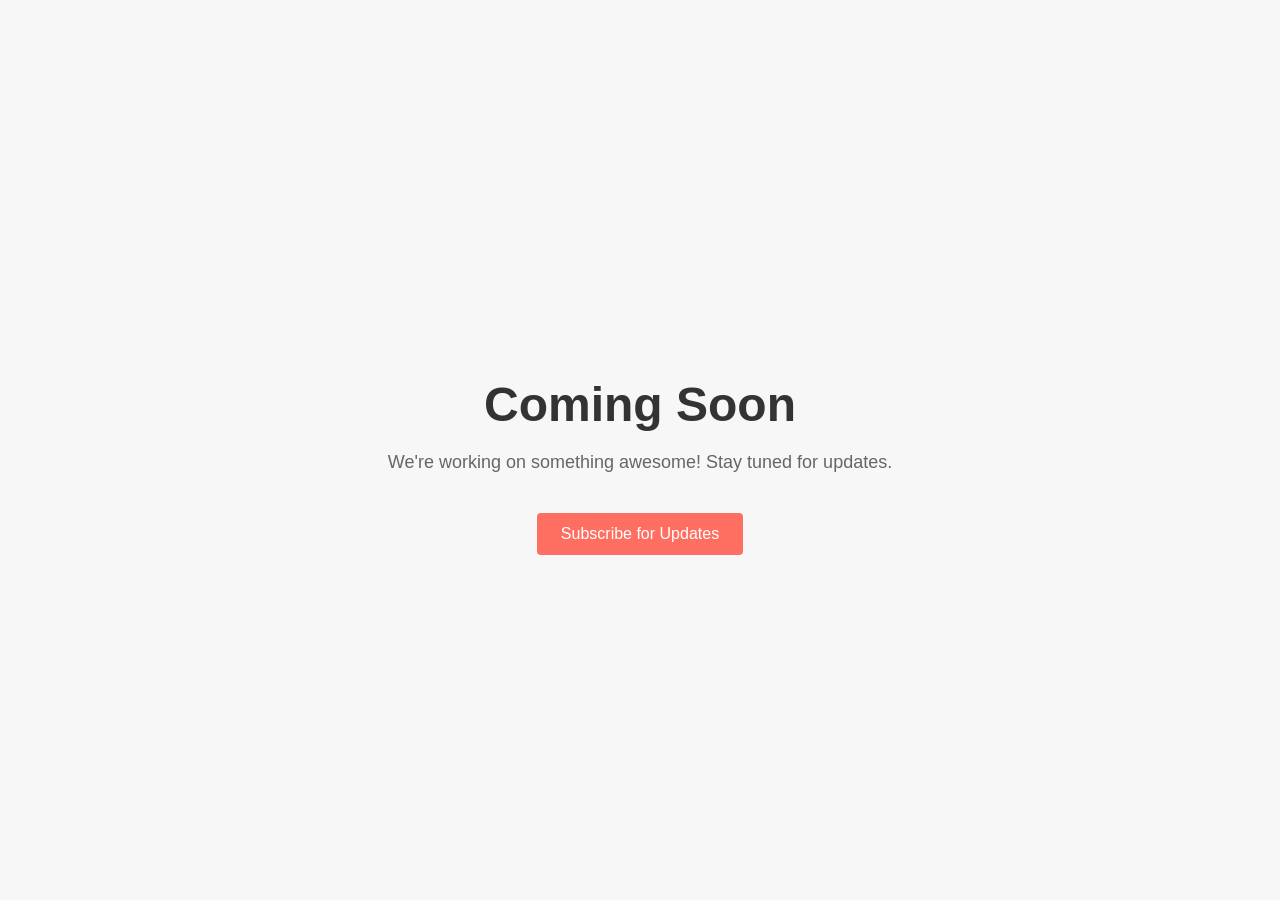
<file: course-grid-4.html>
<!DOCTYPE html>
<html lang="en">
<head>
  <meta charset="UTF-8">
  <title>Coming Soon</title>
  <style>
    body {
      font-family: 'Arial', sans-serif;
      background-color: #f7f7f7;
      margin: 0;
      padding: 0;
      display: flex;
      justify-content: center;
      align-items: center;
      height: 100vh;
    }
    .container {
      text-align: center;
      color: #333;
    }
    h1 {
      font-size: 48px;
      margin-bottom: 20px;
    }
    p {
      font-size: 18px;
      margin-bottom: 40px;
      color: #666;
    }
    .subscribe {
      display: inline-block;
      padding: 12px 24px;
      background-color: #ff6f61;
      color: #fff;
      text-decoration: none;
      border-radius: 4px;
      transition: background-color 0.3s ease;
    }
    .subscribe:hover {
      background-color: #e04e42;
    }
  </style>
</head>
<body>
  <div class="container">
    <h1>Coming Soon</h1>
    <p>We're working on something awesome! Stay tuned for updates.</p>
    <a href="https://youtube.com/@Sulav_acharya?si=O-GEUy6BQAlE8JHX" class="subscribe">Subscribe for Updates</a>
  </div>
</body>
</html>
</file>
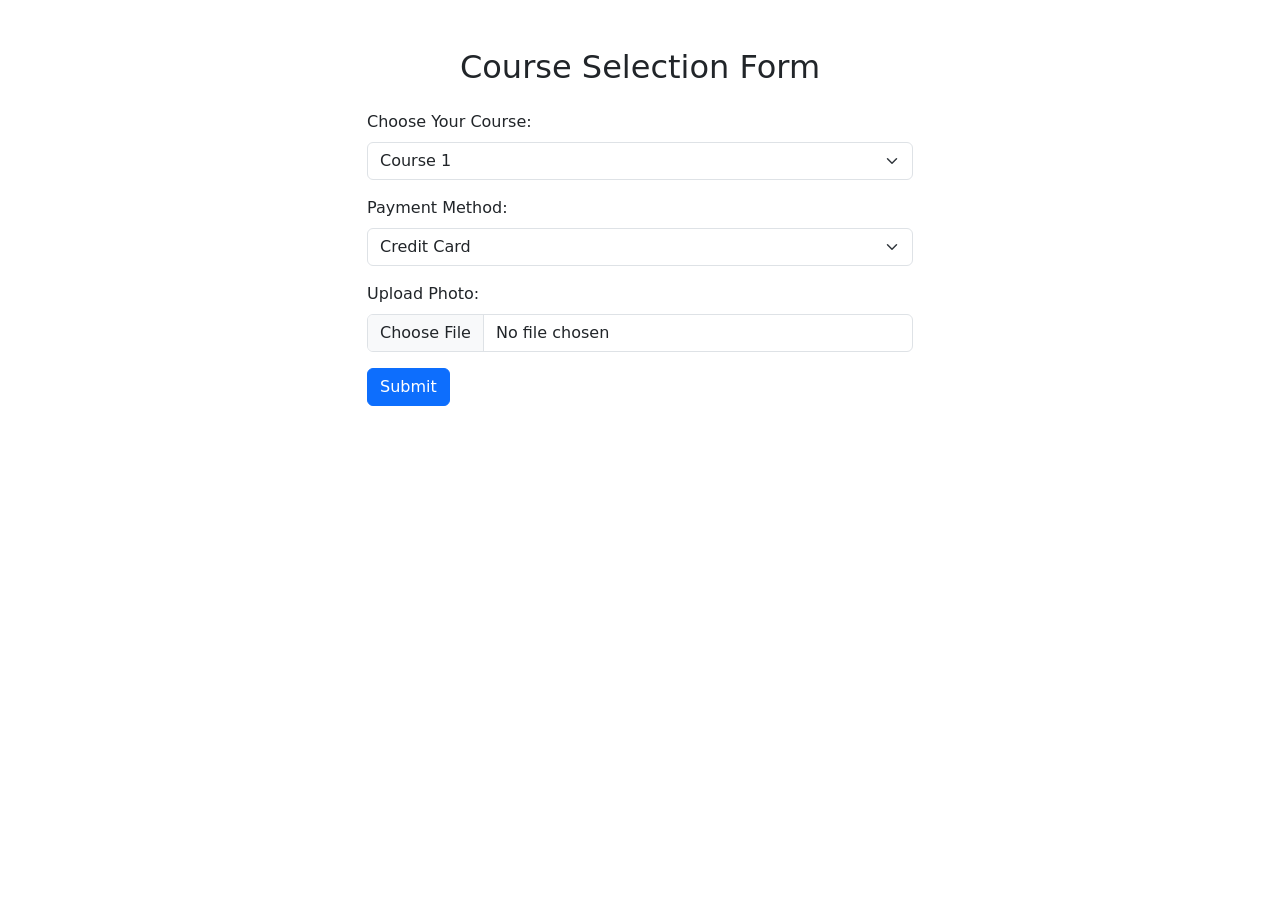
<file: medical-place-order.html>
<!DOCTYPE html>
<html lang="en">
<head>
    <meta charset="UTF-8">
    <meta name="viewport" content="width=device-width, initial-scale=1.0">
    <title>Course Selection</title>
    
    <!-- Bootstrap CSS -->
    <link href="https://cdn.jsdelivr.net/npm/bootstrap@5.3.0/dist/css/bootstrap.min.css" rel="stylesheet">
</head>
<body>
    <div class="container mt-5">
        <div class="row justify-content-center">
            <div class="col-md-6">
                <h2 class="text-center mb-4">Course Selection Form</h2>
                <form action="store.php" method="post" enctype="multipart/form-data">
                    <div class="mb-3">
                        <label for="course" class="form-label">Choose Your Course:</label>
                        <select name="course" id="course" class="form-select">
                            <option value="course1">Course 1</option>
                            <option value="course2">Course 2</option>
                            <!-- Add more options as needed -->
                        </select>
                    </div>

                    <div class="mb-3">
                        <label for="method" class="form-label">Payment Method:</label>
                        <select name="method" id="method" class="form-select">
                            <option value="credit_card">Credit Card</option>
                            <option value="paypal">PayPal</option>
                            <!-- Add more options as needed -->
                        </select>
                    </div>

                    <div class="mb-3">
                        <label for="proof" class="form-label">Upload Photo:</label>
                        <input type="file" name="proof" id="proof" class="form-control">
                    </div>

                    <div class="mb-3">
                        <button type="submit" class="btn btn-primary">Submit</button>
                    </div>
                </form>
            </div>
        </div>
    </div>

    <!-- Bootstrap JS (optional, if you need JavaScript features) -->
    <script src="https://cdn.jsdelivr.net/npm/bootstrap@5.3.0/dist/js/bootstrap.bundle.min.js"></script>
</body>
</html>
</file>
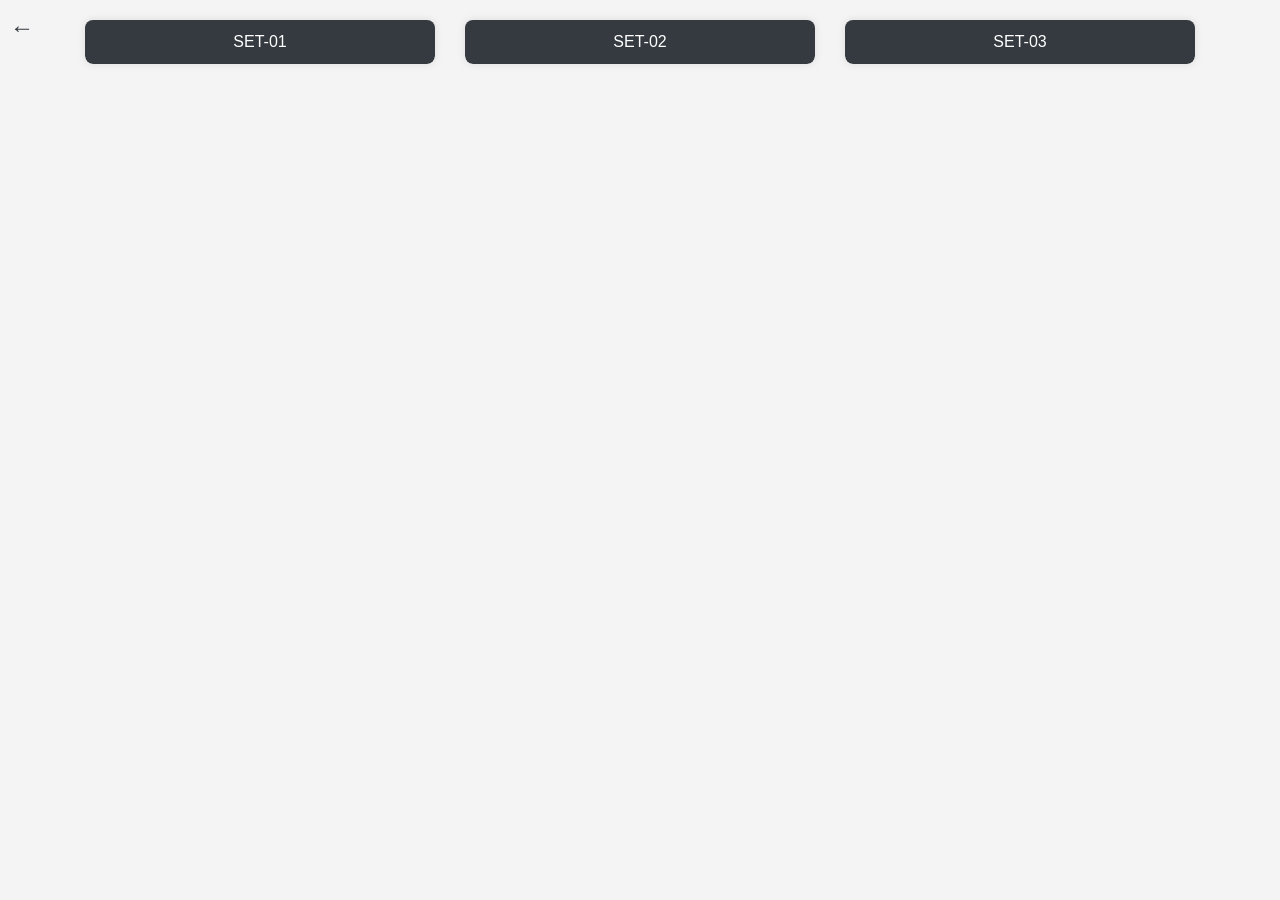
<file: modelexam.html>
<!DOCTYPE html>
<html lang="en">
<head>
    <meta charset="UTF-8">
    <meta name="viewport" content="width=device-width, initial-scale=1.0">
    <title>Gallery</title>
    <!-- Add the Bootstrap CSS link -->
    <link rel="stylesheet" href="https://stackpath.bootstrapcdn.com/bootstrap/4.5.2/css/bootstrap.min.css">
    <style>
        body {
            font-family: Arial, sans-serif;
            background-color: #f4f4f4;
            text-align: center;
            padding: 20px;
        }

        .gallery-item {
            overflow: hidden;
            border-radius: 8px;
            box-shadow: 0 0 8px rgba(0, 0, 0, 0.1);
            margin-bottom: 20px;
        }

        .item-image {
            max-width: 100%;
            height: auto;
            display: block;
            border-radius: 8px 8px 0 0; /* Rounded corners for the top */
        }

        .topic-title {
            padding: 10px;
            background-color: #343a40;
            color: #fff;
            border-radius: 0 0 8px 8px; /* Rounded corners for the bottom */
        }

        .back-arrow {
            position: absolute;
            top: 10px;
            left: 10px;
            font-size: 24px;
            color: #343a40;
        }
    </style>
</head>
<body>

<!-- Add the "container" class for Bootstrap styling -->
<div class="container">

    <!-- Left-facing arrow linking to sidebar.html -->
    <a href="sidebar.html" class="back-arrow">&larr;</a>

    <!-- SET-01 -->
    <div class="row">
        <div class="col-md-4">
            <div class="gallery-item">
              <a href="modelexam/set1.php">   
                <div class="topic-title">SET-01</div>
            </div></a>
        </div>
        <div class="col-md-4">
            <div class="gallery-item">
                
                <div class="topic-title">SET-02</div>
            </div>
        </div>
        <div class="col-md-4">
            <div class="gallery-item">
                
                <div class="topic-title">SET-03</div>
            </div>
        </div>
    </div>

    <!-- SET-02 -->
    <!-- Add similar structure for SET-02, SET-03, ..., SET-10 -->

</div>


<script src="https://code.jquery.com/jquery-3.5.1.slim.min.js"></script>
<script src="https://cdn.jsdelivr.net/npm/@popperjs/core@2.5.2/dist/umd/popper.min.js"></script>
<script src="https://stackpath.bootstrapcdn.com/bootstrap/4.5.2/js/bootstrap.min.js"></script>

</body>
</html>
</file>
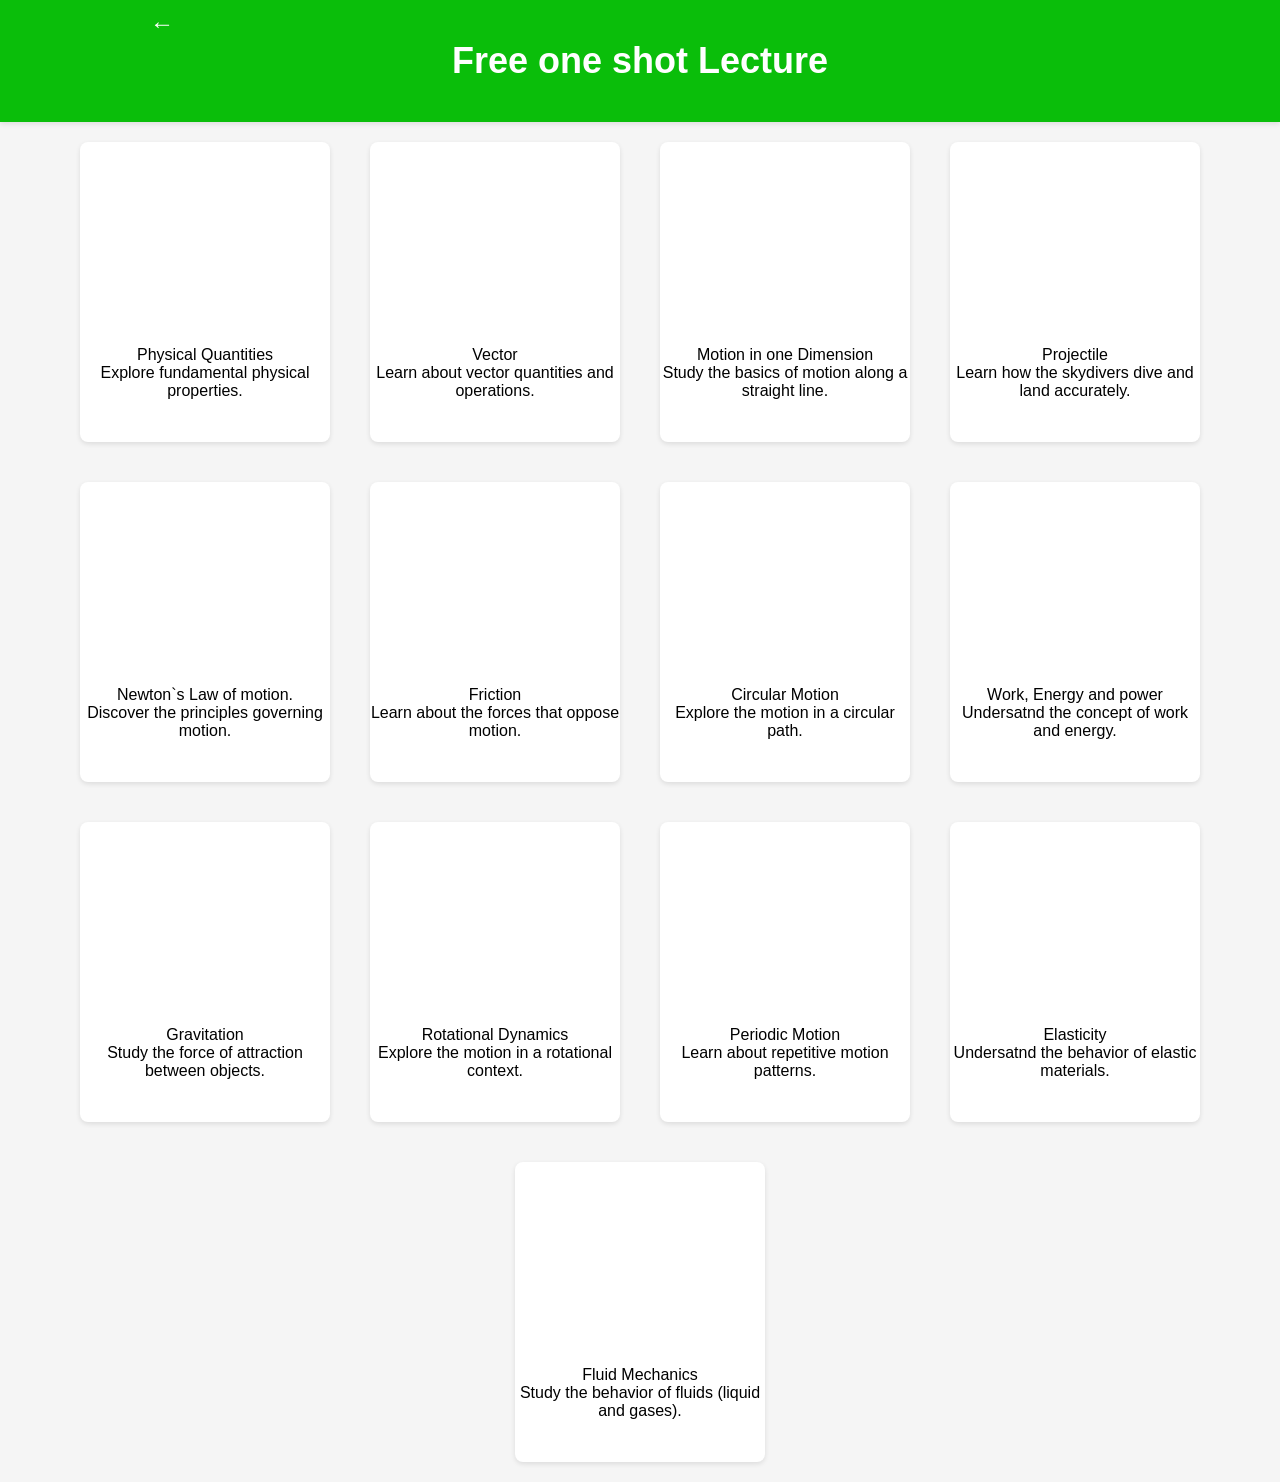
<file: oneshotlect.html>
<!DOCTYPE html>
<html lang="en">
        <!-- Site Icons -->
        <link rel="shortcut icon" href="logo.jpg" type="image/x-icon" />
        <link rel="apple-touch-icon" href="logo.jpg">
<head>
    <meta charset="UTF-8">
    <meta name="viewport" content="width=device-width, initial-scale=1.0">
    <title>Entrance-Master|Course|</title>
    <style>
        /* Reset some default styles */
        body, h1, p {
            margin: 0;
            padding: 0;
        }

        /* Global styles */
        body {
            font-family: Arial, sans-serif;
            background-color: #f5f5f5;
            text-align: center;
        }

        /* Header styles */
        .header {
            background-color: #0abe0a;
            color: #fff;
            padding: 20px;
            box-shadow: 0 2px 5px rgba(0, 0, 0, 0.1);
            position: relative;
        }

        /* Left arrow styles */
        .left-arrow {
            position: absolute;
            top: 10px;
            left: 150px;
            font-size: 24px;
            color: #fff;
            text-decoration: none;
        }

        /* Page title styles */
        .title {
            font-size: 36px;
            font-weight: bold;
            margin: 20px 0;
            color: #fff;
        }

        /* Gallery container styles */
        .gallery {
            display: flex;
            flex-wrap: wrap;
            justify-content: center;
        }

        /* Gallery item styles */
        .gallery-item {
            width: 250px;
            height: 300px;
            margin: 20px;
            background-color: #fff;
            border-radius: 8px;
            box-shadow: 0 2px 5px rgba(0, 0, 0, 0.1);
            overflow: hidden;
        }

        /* Link styles */
        .gallery-item a {
            display: block;
            text-decoration: none;
            color: #333;
            padding: 10px;
            transition: background-color 0.2s;
        }

        /* Hover effect on gallery items */
        .gallery-item a:hover {
            background-color: #f0f0f0;
        }

        /* Image styles within gallery items */
        .gallery-item img {
            max-width: 100%;
            height: auto;
        }

        /* Title styles within gallery items */
        .gallery-item h2 {
            font-size: 20px;
            margin: 10px 0;
        }
    </style>
</head>
<body>
    <!-- Header -->
    <div class="header">
        <a class="left-arrow" href="sidebar.html">&#8592;</a> <!-- Left-facing arrow -->
        <h1 class="title">Free one shot Lecture</h1>
    </div>

   <!-- Gallery -->
   <div class="gallery">
    <!-- Physical Quantities -->
    <div class="gallery-item">
        <iframe width="300" height="200" src="https://www.youtube.com/embed/VIDEO_ID_1" frameborder="0" allowfullscreen></iframe>
        <div class="topic-title">Physical Quantities</div>
        <div class="topic-description">Explore fundamental physical properties.</div>
    </div>
    
    
    
              <!-- Vector -->
              <div class="gallery-item">
                <iframe width="300" height="200" src="https://www.youtube.com/embed/VIDEO_ID_1" frameborder="0" allowfullscreen></iframe>
                <div class="topic-title">Vector</div>
                <div class="topic-description">Learn about vector quantities and operations.</div>
            </div>
    
            <!-- Motion in one dimension -->
            <div class="gallery-item">
                <iframe width="300" height="200" src="https://www.youtube.com/embed/VIDEO_ID_1" frameborder="0" allowfullscreen></iframe>
                <div class="topic-title">Motion in one Dimension</div>
                <div class="topic-description">Study the basics of motion along a straight line.</div>
            </div>
             <!-- Projectile Motion -->
            <div class="gallery-item">
                <iframe width="300" height="200" src="https://www.youtube.com/embed/VIDEO_ID_1" frameborder="0" allowfullscreen></iframe>
                <div class="topic-title">Projectile</div>
                <div class="topic-description">Learn how the skydivers dive and land accurately.</div>
              </div>
              
               
              <!-- Newton`s Law of motion -->
              <div class="gallery-item">
                <iframe width="300" height="200" src="https://www.youtube.com/embed/VIDEO_ID_1" frameborder="0" allowfullscreen></iframe>
                <div class="topic-title">Newton`s Law of motion.</div>
                <div class="topic-description">Discover the principles governing motion.</div>
            </div>
              <!--Friction -->
              <div class="gallery-item">
                <iframe width="300" height="200" src="https://www.youtube.com/embed/VIDEO_ID_1" frameborder="0" allowfullscreen></iframe>
                <div class="topic-title">Friction</div>
                <div class="topic-description">Learn about the forces that oppose motion.</div>
            </div>
                   <!-- Circular motion-->
                   <div class="gallery-item">
                    <iframe width="300" height="200"  src="https://www.youtube.com/embed/VIDEO_ID_1" frameborder="0" allowfullscreen></iframe>
                    <div class="topic-title">Circular Motion</div>
                    <div class="topic-description">Explore the motion in a circular path.</div>
                    </div>
                            <!-- Work, Energy and Power-->
              <div class="gallery-item">
                <iframe width="300" height="200" src="https://www.youtube.com/embed/VIDEO_ID_1" frameborder="0" allowfullscreen></iframe>
                <div class="topic-title">Work, Energy and power</div>
                <div class="topic-description">Undersatnd the concept of work and energy.</div>
                </div>
                        <!-- Gravitation-->
              <div class="gallery-item">
                <iframe width="300" height="200" src="https://www.youtube.com/embed/VIDEO_ID_1" frameborder="0" allowfullscreen></iframe>
                <div class="topic-title">Gravitation</div>
                <div class="topic-description">Study the force of attraction between objects.</div>
              </div>
                    <!--Rotational Dynamics -->
                    <div class="gallery-item">
                        <iframe width="300" height="200" src="https://www.youtube.com/embed/VIDEO_ID_1" frameborder="0" allowfullscreen></iframe>
                        <div class="topic-title">Rotational Dynamics</div>
                        <div class="topic-description">Explore the motion in a rotational context.</div>
                        </div>
                              <!--Periodic motion -->
              <div class="gallery-item">
                <iframe width="300" height="200" src="https://www.youtube.com/embed/VIDEO_ID_1" frameborder="0" allowfullscreen></iframe>
                <div class="topic-title">Periodic Motion</div>
                <div class="topic-description">Learn about repetitive motion patterns.</div>
                </div>
                      <!--Elasticity -->
              <div class="gallery-item">
                <iframe width="300" height="200" src="https://www.youtube.com/embed/VIDEO_ID_1" frameborder="0" allowfullscreen></iframe>
                <div class="topic-title">Elasticity</div>
                <div class="topic-description">Undersatnd the behavior of elastic materials.</div>
                </div>
                      <!--Fluid mechanics -->
              <div class="gallery-item">
                <iframe width="300" height="200" src="https://www.youtube.com/embed/VIDEO_ID_1" frameborder="0" allowfullscreen></iframe>
                <div class="topic-title">Fluid Mechanics</div>
                <div class="topic-description">Study the behavior of fluids (liquid and gases).</div>
                </div>
        </div>
</body>
</html>
</file>
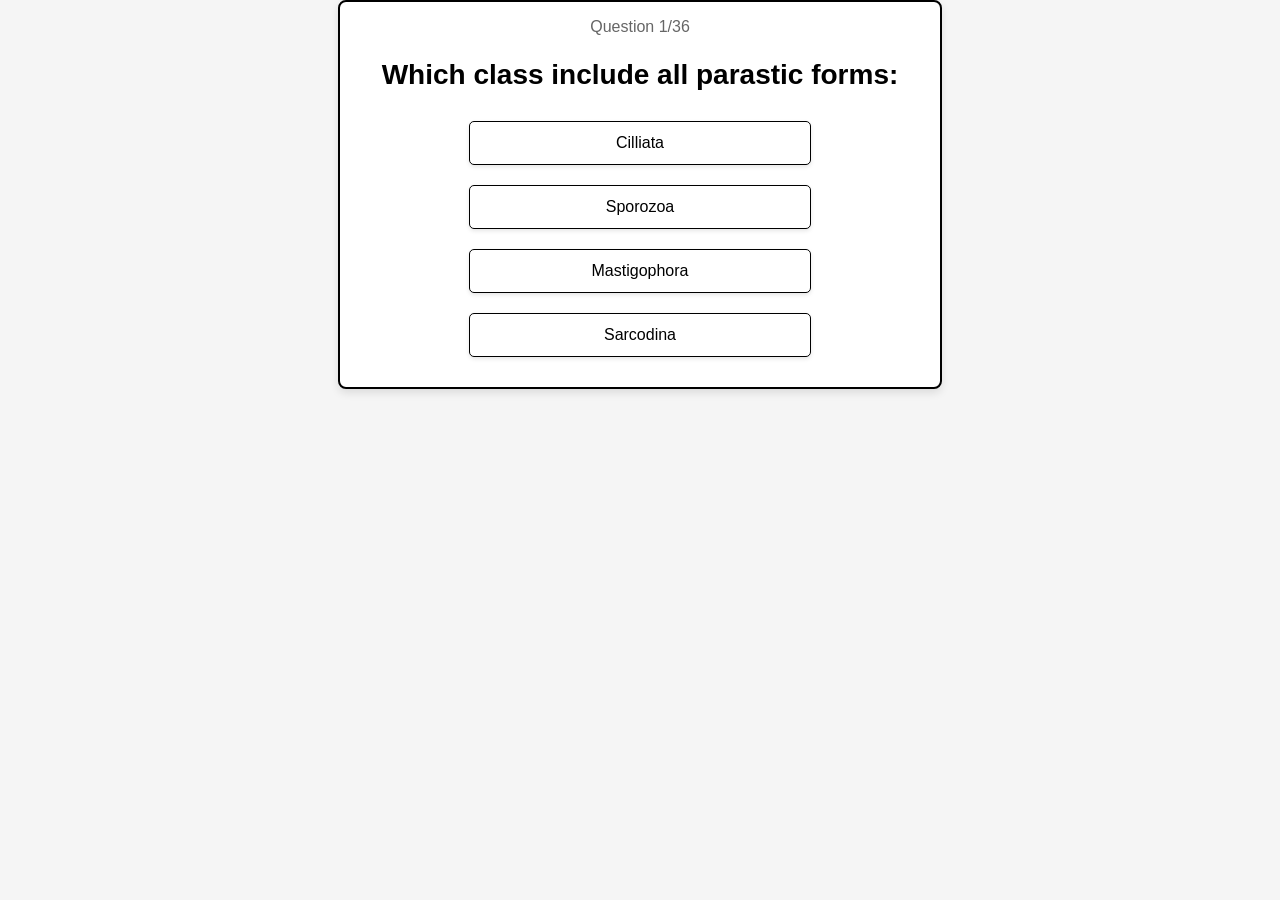
<file: protozoaquestion.html>
<!DOCTYPE html>
<html lang="en">
       <!-- Site Icons -->
       <link rel="shortcut icon" href="logo.jpg" type="image/x-icon" />
       <link rel="apple-touch-icon" href="logo.jpg">
<head>
  <meta charset="UTF-8">
  <title>Protozoa question</title>
  <style>
    body {
      font-family: Arial, sans-serif;
      margin: 0;
      padding: 0;
      background-color: #f5f5f5;
    }

    #question-container {
      text-align: center;
      margin-top: 50px;
      background-color: #fff;
      border-radius: 8px;
      box-shadow: 0 4px 8px rgba(0, 0, 0, 0.1);
      border: 2px solid #000; /* Added black border */
      max-width: 600px; /* Adjusted maximum width */
      margin: 0 auto; /* Center the box horizontally */
    }

    #question {
      font-size: 28px; /* Increased font size of the question */
      margin-bottom: 20px;
    }

    #question-number {
      font-size: 16px;
      margin-bottom: 10px;
      color: #666;
    }

    #options-container {
      display: flex;
      flex-direction: column;
      align-items: center;
    }

    .option {
      margin: 10px 0;
      padding: 12px 20px;
      cursor: pointer;
      border-radius: 5px;
      background-color: #fff;
      box-shadow: 0 2px 4px rgba(0, 0, 0, 0.1);
      border: 1px solid #000; /* Added border around the options */
      width: 300px;
      text-align: center;
      transition: transform 0.2s ease;
    }

    .option:hover {
      background-color: #f0f0f0;
      transform: translateY(-3px);
    }

    .correct {
      color: #008000;
      font-weight: bold;
    }

    .wrong {
      color: #ff0000;
      font-weight: bold;
    }

    #result {
      margin-top: 20px;
      font-size: 18px;
    }

    #next-btn {
      margin-top: 20px;
      padding: 10px 20px;
      border: none;
      border-radius: 5px;
      background-color: #4caf50;
      color: #fff;
      font-size: 16px;
      cursor: pointer;
      transition: background-color 0.3s ease;
    }

    #next-btn:hover {
      background-color: #45a049;
    }

    @media (max-width: 500px) {
      .option {
        width: 80%;
      }
    }
  </style>
</head>
<body>
    <div id="question-container">
      <p id="question-number"></p>
      <h2 id="question"></h2>
      <div id="options-container"></div>
      <p id="result"></p>
      <button id="next-btn" style="display: none;">Next</button>
      <button id="back-btn" style="display: none;">Back to Question Bank</button>
    </div>
    
    <script>
      const questions = [
      
        {
          question: ' Unicellular eukaryotic microorganism compries:',
          options: ['Fungi', 'Plants', 'Protista', 'none'],
          answer: 'Protista'
        }, 
       
        {
          question: 'A protist dose not move with the help of ',
          options: ['Cillia', 'Parapodia', 'flagella', 'pseudopodia'],
          answer: 'Parapodia'
        }, 
        {
          question: 'Phylum protista is classified on the basis of',
          options: ['Reproduction', 'Habitat', 'Locomotion', 'Organization'],
          answer: 'Reproduction'
        }, 
       
        {
          question: 'Which of the following is not unicelluar eukaryotes:',
          options: ['Diatoms', 'Euglena', 'Dinoflagellates', 'None'],
          answer: 'Dinoflagellates'
        }, 
         {
          question: 'Example of bioluminescent protozoan:',
          options: ['Paramecium', 'Pyorrhea', 'Opalina', 'Noctiluca'],
          answer: 'Noctiluca'
        }, 
       
        {
          question: 'Creatium is a ',
          options: ['Dinoflagellate', 'Diatoms', 'Slime moulds', 'Notes'],
          answer: 'Dinoflagellate'
        }, 
         {
          question: 'Red tide is caused by ',
          options: ['Dinoflagellate', 'Diatoms', 'Slime moulds', 'None'],
          answer: 'Dinoflagellate'
        }, 
       
        {
          question: 'Dinoflagellate have how many flagella?',
          options: ['1', '2', '3', '1 or 2'],
          answer: '2'
        }, 
         {
          question: 'Which is mixotrophic ? ',
          options: ['Euglena', 'Animal', 'Diatoms', 'Slimes'],
          answer: 'Euglena'
        }, 
       
        {
          question: 'Euglena are also Classified as plant because ',
          options: ['Chloroplast', 'Rigid cell wall', 'One or more flagella', 'No locomotion'],
          answer: 'Chloroplast'
        },  {
          question: 'The cyst of euglena is made up of ',
          options: ['Lipids', 'Protiens', 'Histones', 'Carbohydrate'],
          answer: 'Carbohydrate'
        }, 
       
        {
          question: 'Which is called photosynthesis protest?',
          options: ['Euglena', 'Physarum', 'Tetrahymena', 'None'],
          answer: 'Euglena'
        },  {
          question: 'Which is the connecting link plants & Animlas',
          options: ['Euglena', 'Dinoflagellate', 'Mycobacteria', 'None'],
          answer: 'Euglena'
        }, 
       
        {
          question: 'Reserved food afor euglena is ',
          options: ['Paramylon', 'Fats', 'Starch', 'Both "b" & "c"'],
          answer: 'Paramylon'
        },  {
          question: 'Which protozoans is unlikely to have no contractile vacoule ?',
          options: ['Euglena', 'Paramecium', 'Amoeba', 'Plasmodium'],
          answer: 'Plasmodium'
        }, 
       
        {
          question: 'Nitrogenous waste of protozoans is :',
          options: ['NH3', 'N2', 'Urea', 'Uric acid'],
          answer: 'NH3'
        },  {
          question: 'Which of the following is photosynthetic? ',
          options: ['Monocystis', 'Paramecium', 'Euglena', 'Leishmania'],
          answer: 'Euglena'
        }, 
       
        {
          question: 'Which class include all parastic forms:',
          options: ['Mastigophora', 'Sporozoa', 'Cilliata', 'Sarcodina'],
          answer: 'Sporozoa'
        },  {
          question: 'Suctoria belongs to:',
          options: ['Protozoa', 'Porifera', 'Annelida', 'None'],
          answer: 'Protozoa'
        }, 
       
        {
          question: 'Amoeba exhibits no',
          options: ['Locomotion', 'Skeleton', 'Digestion', 'Reproduction'],
          answer: 'Skeleton'
        },  {
          question: 'Osmo requlation in amoeba is done by:',
          options: ['Contractile vacoule', 'Plasma gel', 'Food vacoule', 'Plasma lemma'],
          answer: 'Contractile vacoule'
        }, 
       
        {
          question: 'The posterior part of amoeba contains:',
          options: ['Pseudopodium', 'Bullet', 'CV (contractile vacoule)', 'All of these'],
          answer: 'CV (contractile vacoule)'
        },  {
          question: 'During unfavourable condition, Amoeba reproduce through:',
          options: ['Binary fission', 'Multiple fission', 'Budding', 'Conjugation'],
          answer: 'Multiple fission'
        }, 
       
        {
          question: 'RBCs are seen in the food vacoule of ?',
          options: ['Entamoeba', 'Trypanosome', 'Plamodium', 'Giardia'],
          answer: 'Entamoeba'
        },  {
          question: 'How many nuclei are found in mature cyst of entamoeba CoH?',
          options: ['1', '8', '3', '4'],
          answer: '8'
        }, 
       
        {
          question: 'Entamoeba histolyica infection occurs through?',
          options: ['Virus', 'Sexual', 'Mosquito', 'Contaminated food'],
          answer: 'Contaminated food'
        },  {
          question: 'Chromatid bodies in entamoeba are found in ',
          options: ['Cyst', 'Metacyst', 'Trophozoite', 'Minuta'],
          answer: 'Cyst'
        }, 
       
        {
          question: 'Entamoeba coli is a ',
          options: ['Symbiont', 'Commensal ', 'Predator', 'Pathogenic'],
          answer: 'Commensal'
        },  {
          question: 'Internal skeleton is the feature found in ...............protozoans',
          options: ['Radiolarins', 'Hymena', 'Trypanosoma', 'Pyronsoma'],
          answer: 'Radiolarins'
        }, 
       
        {
          question: 'Which is polymorphic?',
          options: ['Leishmania', 'Trypanosome', 'E.histolytica', 'Amoeba'],
          answer: 'Trypanosome'
        },  {
          question: 'Leishmania has:',
          options: ['Phlebotomus as vector', 'Phlebotomus as pathogen', 'Phlebotomus as courier', 'Sandfly as asexual transmission'],
          answer: 'Phlebotomus as vector'
        }, 
       
        {
          question: 'Which is only bilateral symmetry?',
          options: ['Gidaria', 'Trypananosome', 'Leishmania', 'None'],
          answer: 'Gidaria'
        }, 
        {
          question: 'Which one is a holophytic protozoa?',
          options: ['EUglena', 'Monocytis', 'Amoeba', 'Giardia'],
          answer: 'EUglena'
        }, 
        {
          question: 'WHich one is not free living protozoa?',
          options: ['Amoeba', 'Gidaria', 'EUglena', 'Noctiluca'],
          answer: 'Gidaria'
        }, 
        {
          question: 'Which one is not a free living protozoa?',
          options: ['Amoeba', 'Giardia', 'Euglena', 'Noctiluca'],
          answer: 'Giardia'
        }, 
        {
          question: 'WHich one is Monogenetic?',
          options: ['Hookworm', 'GIardia', 'Entamoeba hystolytica', 'All'],
          answer: 'All'
        }, 
        
            
      ];
  
      let currentQuestion = 0;

const questionEl = document.getElementById('question');
const questionNumberEl = document.getElementById('question-number');
const optionsContainerEl = document.getElementById('options-container');
const resultEl = document.getElementById('result');
const nextBtn = document.getElementById('next-btn');
const backBtn = document.getElementById('back-btn');

function shuffleOptions(options) {
  for (let i = options.length - 1; i > 0; i--) {
    const j = Math.floor(Math.random() * (i + 1));
    [options[i], options[j]] = [options[j], options[i]];
  }
  return options;
}

function shuffleQuestions() {
  for (let i = questions.length - 1; i > 0; i--) {
    const j = Math.floor(Math.random() * (i + 1));
    [questions[i], questions[j]] = [questions[j], questions[i]];
  }
}

function displayQuestion() {
  const current = questions[currentQuestion];
  questionEl.textContent = current.question;
  questionNumberEl.textContent = `Question ${currentQuestion + 1}/${questions.length}`;

  optionsContainerEl.innerHTML = '';
  const shuffledOptions = shuffleOptions([...current.options]);
  shuffledOptions.forEach((option) => {
    const optionEl = document.createElement('div');
    optionEl.textContent = option;
    optionEl.classList.add('option');
    optionEl.addEventListener('click', () => checkAnswer(option));
    optionsContainerEl.appendChild(optionEl);
  });

  resultEl.textContent = '';
  nextBtn.style.display = 'none';
}

function checkAnswer(selectedOption) {
  const current = questions[currentQuestion];
  const correctAnswer = current.answer;

  const options = optionsContainerEl.getElementsByClassName('option');
  for (let i = 0; i < options.length; i++) {
    if (options[i].textContent === selectedOption) {
      if (selectedOption === correctAnswer) {
        options[i].classList.add('correct');
      } else {
        options[i].classList.add('wrong');
      }
    }
    if (options[i].textContent === correctAnswer) {
      options[i].classList.add('correct');
    }
  }

  if (selectedOption === correctAnswer) {
    resultEl.textContent = 'Correct answer!';
    resultEl.classList.add('correct');
  } else {
    resultEl.textContent = 'Wrong answer. Correct answer is: ' + correctAnswer;
    resultEl.classList.add('wrong');
  }

  nextBtn.style.display = 'block';
}

nextBtn.addEventListener('click', () => {
  resultEl.textContent = '';
  resultEl.classList.remove('correct', 'wrong');

  const options = optionsContainerEl.getElementsByClassName('option');
  for (let i = 0; i < options.length; i++) {
    options[i].classList.remove('correct', 'wrong');
  }

  currentQuestion++;
  if (currentQuestion < questions.length) {
    displayQuestion();
  } else {
    questionEl.textContent = 'Quiz completed!';
    optionsContainerEl.innerHTML = '';
    nextBtn.style.display = 'none';
    backBtn.style.display = 'block';
  }
});

backBtn.addEventListener('click', () => {
  window.location.href = 'questionbank.html'; // Redirect to questionbank.html
});

shuffleQuestions();
displayQuestion();
</script>
</body>
</html>
</file>
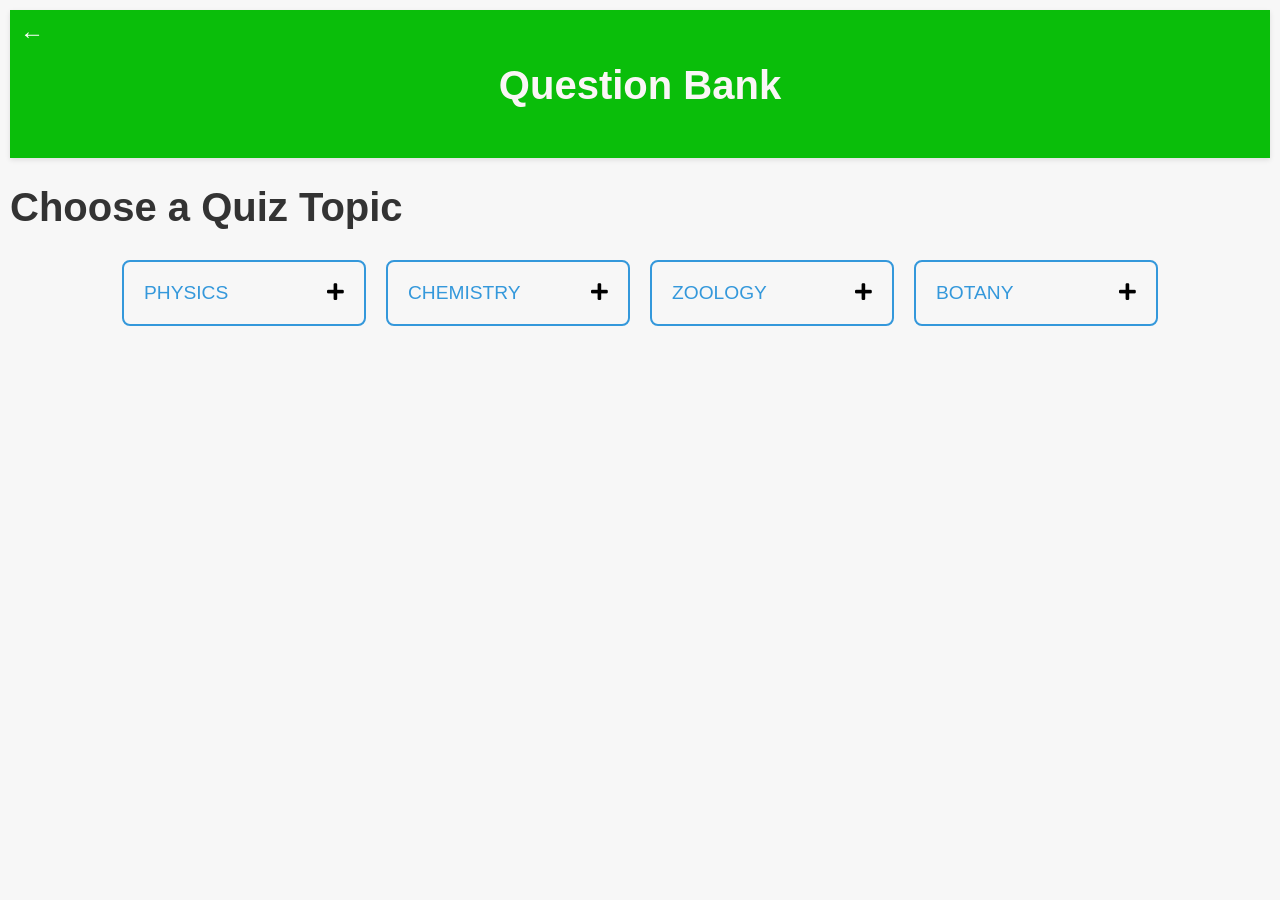
<file: Questionbank.html>
<!DOCTYPE html>
<html lang="en">
       <!-- Site Icons -->
       <link rel="shortcut icon" href="logo.jpg" type="image/x-icon" />
       <link rel="apple-touch-icon" href="logo.jpg">
<head>
  <meta charset="UTF-8">
  <title>Quiz Topics</title>
  <link rel="stylesheet" href="https://cdnjs.cloudflare.com/ajax/libs/font-awesome/5.15.4/css/all.min.css">
  <style>
   body {
      font-family: 'Arial', sans-serif;
      margin: 10px;
      padding: 0;
      background-color: #f7f7f7;
    }

    

    h1 {
      font-size: 2.5em;
      margin-bottom: 30px;
      color: #333;
    }


    .topics, .subtopics {
      display: flex;
      justify-content: center;
      gap: 20px;
      
    }

    .topic, .subtopic {
      border: 2px solid #3498db;
      padding: 20px;
      width: 200px;
      cursor: pointer;
      transition: all 0.3s ease;
      border-radius: 8px;
      font-size: 1.2em;
      color: #3498db;
      text-transform: uppercase;
      margin-bottom: 20px;
      display: flex;
      align-items: left;
      justify-content: space-between;
    }

    .topic:hover, .subtopic:hover {
      background-color: #3498db;
      color: #fff;
    }

    .topic i, .subtopic i {
      margin-left: 10px;
      color: #000;
    }

     /* Styles for sub-subtopics */
     .subsubtopics {
      display: none;
      position: absolute;
      top: 350px;
      left: 250px; /* Position to the right of the sub-topic */
      width: 180px;
    }

    .subsubtopic {
      border: 2px solid #e74c3c;
      padding: 15px;
      width: 290px;
      cursor: pointer;
      transition: all 0.3s ease;
      border-radius: 8px;
      font-size: 1.1em;
      color: #e74c3c;
      text-transform: uppercase;
      margin-bottom: 15px;
      display: flex;
      align-items: left;
      justify-content: space-between;
      
    }

    .subsubtopic:hover {
      background-color: #e74c3c;
      color: #fff;
    }

    .subsubtopic i {
      margin-right:-100px;
      color: #fff;
    }
     /* Header styles */
     .header {
            background-color: #0abe0a;
            color: #f1ebeb;
            padding: 20px;
            box-shadow: 0 2px 5px rgba(0, 0, 0, 0.1);
            position: relative;
            text-align: center;
        }

        /* Left arrow styles */
        .left-arrow {
            position: absolute;
            top: 10px;
            left: 10px;
            font-size: 24px;
            color: #fff;
            text-decoration: none;
        }
        h2 {
      font-size: 2.5em;
      margin-bottom: 30px;
      color: #faf6f6;
    }
  </style>
</head>
<body>
   <!-- Header -->
   <div class="header">
    <a class="left-arrow" href="sidebar.html">&#8592;</a> <!-- Left-facing arrow -->
    <h2 class="title">Question Bank</h2>
</div>
  <div class="container">
    <h1>Choose a Quiz Topic</h1>
    <div class="topics">
        <div class="topic" onclick="toggleSubtopics('physicsSubtopics')">
          <span>Physics</span>
          <i class="fas fa-plus"></i>
        </div>
        <div class="topic" onclick="toggleSubtopics('chemistrySubtopics')">
          <span>Chemistry</span>
          <i class="fas fa-plus"></i>
        </div>
        <div class="topic" onclick="toggleSubtopics('zoologySubtopics')">
          <span>Zoology</span>
          <i class="fas fa-plus"></i>
        </div>
        <div class="topic" onclick="toggleSubtopics('botanySubtopics')">
          <span>Botany</span>
          <i class="fas fa-plus"></i>
        </div>
      </div>
      <div class="subtopics" id="physicsSubtopics" style="display: none;">
        <!-- Physics Subtopics -->
        <div class="subtopic" onclick="toggleSubsubtopics('mechanicsSubtopics')">
          <span>Mechanics</span>
          <i class="fas fa-plus"></i>
        </div>
        <div class="subtopic" onclick="toggleSubsubtopics('heatandthermodynamicssubtopic')">
          <span>Heat and Thermodynamics</span>
          <i class="fas fa-plus"></i>
        </div> 
        <div class="subtopic" onclick="toggleSubsubtopics('wavesubtopic')">
          <span>Wave</span>
          <i class="fas fa-plus"></i>
        </div>
        <div class="subtopic" onclick="toggleSubsubtopics('opticsubtopic')">
          <span>Optics</span>
          <i class="fas fa-plus"></i>
        </div>
        <div class="subtopic" onclick="toggleSubsubtopics('currentelectricitysubtopic')">
          <span>Current and Electricity</span>
          <i class="fas fa-plus"></i>
        </div>
        <div class="subtopic" onclick="toggleSubsubtopics('Magnetisimsubtopic')">
          <span>Magnetisim</span>
          <i class="fas fa-plus"></i>
        </div>
        <div class="subtopic" onclick="toggleSubsubtopics('modernphysicssubtopic')">
          <span>modern-Physics</span>
          <i class="fas fa-plus"></i>
        </div>
      <div class="subsubtopics" id="mechanicsSubtopics" style="display: none;">
        <div class="subsubtopic" onclick="redirect('Physical_Quantities.html')">
          <span>Physical quantities</span>
          <i class="fas fa-plus"></i>
        </div>
        
            <div class="subsubtopic" onclick="redirect('vector_question.html')">
              <span>Vector</span>
              <i class="fas fa-plus"></i>
            </div>
            <div class="subsubtopic" onclick="redirect('motioninonedimensionquestion.html')">
              <span>Motion in one dimension</span>
              <i class="fas fa-plus"></i>
            </div>
            <div class="subsubtopic" onclick="startQuiz('newtonslawquestion.html')">
              <span>Newton's law of motion</span>
              <i class="fas fa-plus"></i>
            </div>
            <div class="subsubtopic" onclick="startQuiz('Friction')">
              <span>Friction</span>
              <i class="fas fa-plus"></i>
            </div>
            <div class="subsubtopic" onclick="startQuiz('Circular motion')">
              <span>Circular motion</span>
              <i class="fas fa-plus"></i>
            </div>
            <div class="subsubtopic" onclick="startQuiz('Work energy and power')">
              <span>Work energy and power</span>
              <i class="fas fa-plus"></i>
            </div>
            <div class="subsubtopic" onclick="startQuiz('Gravitational')">
              <span>Gravitational</span>
              <i class="fas fa-plus"></i>
            </div>
            <div class="subsubtopic" onclick="startQuiz('Rotational Mechanics')">
              <span>Rotational Mechanics</span>
              <i class="fas fa-plus"></i>
            </div>
            <div class="subsubtopic" onclick="startQuiz('Periodic motion')">
              <span>Periodic motion</span>
              <i class="fas fa-plus"></i>
            </div>
            <div class="subsubtopic" onclick="startQuiz('Elasticity')">
              <span>Elasticity</span>
              <i class="fas fa-plus"></i>
            </div>
            <div class="subsubtopic" onclick="startQuiz('Fluid Mechanics')">
              <span>Fluid Mechanics</span>
              <i class="fas fa-plus"></i>
            </div>
          </div>
          <div class="subsubtopics" id="heatandthermodynamicssubtopic" style="display: none;">
            <div class="subsubtopic" onclick="redirect('')">
              <span>Thermometry</span>
              <i class="fas fa-plus"></i>
            </div>
            
                <div class="subsubtopic" onclick="redirect('')">
                  <span>Thermal Expansion</span>
                  <i class="fas fa-plus"></i>
                </div>
                <div class="subsubtopic" onclick="startQuiz('')">
                  <span>Quantity of heat</span>
                  <i class="fas fa-plus"></i>
                </div>
                <div class="subsubtopic" onclick="startQuiz('')">
                  <span>Transmission of heat</span>
                  <i class="fas fa-plus"></i>
                </div>
                <div class="subsubtopic" onclick="startQuiz('')">
                  <span>Thermodynamics</span>
                  <i class="fas fa-plus"></i>
                </div>
                <div class="subsubtopic" onclick="startQuiz('')">
                  <span>Ideal gases</span>
                  <i class="fas fa-plus"></i>
                </div>
                </div>
                <div class="subsubtopics" id="wavesubtopic" style="display: none;">
                 
                  
                      <div class="subsubtopic" onclick="redirect('')">
                        <span>Wave</span>
                        <i class="fas fa-plus"></i>
                      </div>
                      <div class="subsubtopic" onclick="startQuiz('')">
                        <span>Superposition of wave</span>
                        <i class="fas fa-plus"></i>
                      </div>
                      <div class="subsubtopic" onclick="startQuiz('')">
                        <span>Waves in pipe and string</span>
                        <i class="fas fa-plus"></i>
                      </div>
                      <div class="subsubtopic" onclick="startQuiz('')">
                        <span>Acoustic phenomenon</span>
                        <i class="fas fa-plus"></i>
                      </div>
                     
    </div>
    <div class="subsubtopics" id="opticsubtopic" style="display: none;">
                 
                  
      <div class="subsubtopic" onclick="redirect('')">
        <span>Reflection at Plane surface</span>
        <i class="fas fa-plus"></i>
      </div>
      <div class="subsubtopic" onclick="startQuiz('')">
        <span>Refraction at Plane surface </span>
        <i class="fas fa-plus"></i>
      </div>
      <div class="subsubtopic" onclick="startQuiz('')">
        <span>Lenses</span>
        <i class="fas fa-plus"></i>
      </div>
      <div class="subsubtopic" onclick="startQuiz('')">
        <span>Refraction through Prisim</span>
        <i class="fas fa-plus"></i>
      </div>
      <div class="subsubtopic" onclick="startQuiz('')">
        <span>Photometry</span>
        <i class="fas fa-plus"></i>
      </div>
      <div class="subsubtopic" onclick="startQuiz('')">
        <span>Velocity of Light</span>
        <i class="fas fa-plus"></i>
      </div>
      <div class="subsubtopic" onclick="startQuiz('')">
        <span>Waves and Optics</span>
        <i class="fas fa-plus"></i>
      </div>
     </div>

      <div class="subsubtopics" id="currentelectricitysubtopic" style="display: none;">
                 <div class="subsubtopic" onclick="redirect('')">
          <span>Current Electricity</span>
          <i class="fas fa-plus"></i>
        </div>
        <div class="subsubtopic" onclick="startQuiz('')">
          <span>Thermoelectric effect</span>
          <i class="fas fa-plus"></i>
        </div>
        <div class="subsubtopic" onclick="startQuiz('')">
          <span>Chemical effect of current</span>
          <i class="fas fa-plus"></i>
        </div>
        <div class="subsubtopic" onclick="startQuiz('')">
          <span>Alternating current</span>
          <i class="fas fa-plus"></i>
        </div>
        <div class="subsubtopic" onclick="startQuiz('')">
          <span>Electric charge</span>
          <i class="fas fa-plus"></i>
        </div>
        <div class="subsubtopic" onclick="startQuiz('')">
          <span>Electric Field and potential</span>
          <i class="fas fa-plus"></i>
        </div>
        <div class="subsubtopic" onclick="startQuiz('')">
          <span>Capacitors</span>
          <i class="fas fa-plus"></i>
        </div>

  </div>
  <div class="subsubtopics" id="Magnetisimsubtopic" style="display: none;">
    <div class="subsubtopic" onclick="redirect('')">
<span>Magnetisim</span>
<i class="fas fa-plus"></i>
</div>
<div class="subsubtopic" onclick="startQuiz('')">
<span>Magnetic Effect of current.</span>
<i class="fas fa-plus"></i>
</div>
<div class="subsubtopic" onclick="startQuiz('')">
<span>Electromagnetic induction</span>
<i class="fas fa-plus"></i>
</div>
</div>
<div class="subsubtopics" id="modernphysicssubtopic" style="display: none;">
  <div class="subsubtopic" onclick="redirect('')">
<span>Electron</span>
<i class="fas fa-plus"></i>
</div>
<div class="subsubtopic" onclick="startQuiz('')">
<span>Photons</span>
<i class="fas fa-plus"></i>
</div>
<div class="subsubtopic" onclick="startQuiz('')">
<span>Quantization of energy</span>
<i class="fas fa-plus"></i>
</div>
<div class="subsubtopic" onclick="startQuiz('')">
  <span>Nuclear Physics</span>
  <i class="fas fa-plus"></i>
  </div>
  <div class="subsubtopic" onclick="startQuiz('')">
    <span>Nuclear Reaction.</span>
    <i class="fas fa-plus"></i>
    </div>
    <div class="subsubtopic" onclick="startQuiz('')">
      <span>semi-conductor</span>
      <i class="fas fa-plus"></i>
      </div>
</div>
 </div>
    <div class="subtopics" id="chemistrySubtopics" style="display: none;">
      <div class="subtopic" onclick="toggleSubsubtopics('physicalChemistrySubtopics')">
        <span>Physical Chemistry</span>
        <i class="fas fa-plus"></i>
      </div>
      <div class="subtopic" onclick="toggleSubsubtopics('inorganicChemistrySubtopics')">
        <span>Inorganic Chemistry</span>
        <i class="fas fa-plus"></i>
      </div>
      <div class="subtopic" onclick="toggleSubsubtopics('organicChemistrySubtopics')">
        <span>Organic Chemistry</span>
        <i class="fas fa-plus"></i>
      </div>
    </div>

    <div class="subsubtopics" id="physicalChemistrySubtopics" style="display: none;">
                 <div class="subsubtopic" onclick="redirect('')">
          <span>Stoichiometric Calculation</span>
          <i class="fas fa-plus"></i>
        </div>
        <div class="subsubtopic" onclick="startQuiz('')">
          <span>Atomic Structure</span>
          <i class="fas fa-plus"></i>
        </div>
        <div class="subsubtopic" onclick="startQuiz('')">
          <span>Radioactive</span>
          <i class="fas fa-plus"></i>
        </div>
        <div class="subsubtopic" onclick="startQuiz('')">
          <span>State of Matter</span>
          <i class="fas fa-plus"></i>
        </div>
        <div class="subsubtopic" onclick="startQuiz('')">
          <span>Chemical Bonding</span>
          <i class="fas fa-plus"></i>
        </div>
        <div class="subsubtopic" onclick="startQuiz('')">
          <span>Oxidation and Reduction</span>
          <i class="fas fa-plus"></i>
        </div>
        <div class="subsubtopic" onclick="startQuiz('')">
          <span>Chemical Equillibrium</span>
          <i class="fas fa-plus"></i>
        </div>
        <div class="subsubtopic" onclick="startQuiz('')">
          <span>Ionic Equillibrium</span>
          <i class="fas fa-plus"></i>
        </div>
        <div class="subsubtopic" onclick="startQuiz('')">
          <span>Volumetric Analysis</span>
          <i class="fas fa-plus"></i>
        </div>
        <div class="subsubtopic" onclick="startQuiz('')">
          <span>Electrochemistry</span>
          <i class="fas fa-plus"></i>
        </div>
        <div class="subsubtopic" onclick="startQuiz('')">
          <span>Chemical Kinetics</span>
          <i class="fas fa-plus"></i>
        </div>
        <div class="subsubtopic" onclick="startQuiz('')">
          <span>Chemical Thermodynamics</span>
          <i class="fas fa-plus"></i>
        </div>
       </div>
    

    <div class="subsubtopics" id="inorganicChemistrySubtopics" style="display: none;">
      <div class="subsubtopic" onclick="redirect('')">
        <span>Periodic Table</span>
        <i class="fas fa-plus"></i>
      </div>
      <div class="subsubtopic" onclick="startQuiz('')">
        <span>Hydrogen and Its compound</span>
        <i class="fas fa-plus"></i>
      </div>
      <div class="subsubtopic" onclick="startQuiz('')">
        <span>Oxygen family</span>
        <i class="fas fa-plus"></i>
      </div>
      <div class="subsubtopic" onclick="startQuiz('')">
        <span>Carbon Family</span>
        <i class="fas fa-plus"></i>
      </div>
      <div class="subsubtopic" onclick="startQuiz('')">
        <span>Nitrogen Family</span>
        <i class="fas fa-plus"></i>
      </div>
      <div class="subsubtopic" onclick="startQuiz('')">
        <span>Halogen family</span>
        <i class="fas fa-plus"></i>
      </div>
      <div class="subsubtopic" onclick="startQuiz('')">
        <span>Metal and Metallurgy </span>
        <i class="fas fa-plus"></i>
      </div>
      <div class="subsubtopic" onclick="startQuiz('')">
        <span>Alkali Metal</span>
        <i class="fas fa-plus"></i>
      </div>
      <div class="subsubtopic" onclick="startQuiz('')">
        <span>Alkaline Earth Metal</span>
        <i class="fas fa-plus"></i>
      </div>
      <div class="subsubtopic" onclick="startQuiz('')">
        <span>Coinage metal</span>
        <i class="fas fa-plus"></i>
      </div>
      <div class="subsubtopic" onclick="startQuiz('')">
        <span>Heavy Metal</span>
        <i class="fas fa-plus"></i>
      </div>
      <div class="subsubtopic" onclick="startQuiz('')">
        <span>Co-ordinate compound</span>
        <i class="fas fa-plus"></i>
      </div>
     </div>
  
    </div>

    <div class="subsubtopics" id="organicChemistrySubtopics" style="display: none;">
      <div class="subsubtopic" onclick="redirect('')">
        <span>General Organic Chemistry</span>
        <i class="fas fa-plus"></i>
      </div>
      <div class="subsubtopic" onclick="startQuiz('')">
        <span>Hydrocarbons</span>
        <i class="fas fa-plus"></i>
      </div>
      <div class="subsubtopic" onclick="startQuiz('')">
        <span>Alcohol,Phenol and ether.</span>
        <i class="fas fa-plus"></i>
      </div>
      <div class="subsubtopic" onclick="startQuiz('')">
        <span>Aldehyde and ketone</span>
        <i class="fas fa-plus"></i>
      </div>
      <div class="subsubtopic" onclick="startQuiz('')">
        <span>Carboxyllic Acids</span>
        <i class="fas fa-plus"></i>
      </div>
      <div class="subsubtopic" onclick="startQuiz('')">
        <span>Polymers,Dyes and Drugs</span>
        <i class="fas fa-plus"></i>
      </div>
     
     </div>
    
    <div class="subtopics" id="zoologySubtopics" style="display: none;">
      <div class="subtopic" onclick="redirect('originandevolutionquestion.html')">
        <span>origin and evolution</span>
        <i class="fas fa-plus"></i>
      </div>
      <div class="subtopic" onclick="toggleSubsubtopics('phylumsubtopic')">
        <span>Phylum</span>
        <i class="fas fa-plus"></i>
      </div>
      <div class="subtopic" onclick="toggleSubsubtopics('bofsubtopic')">
        <span>Biology of the following</span>
        <i class="fas fa-plus"></i>
      </div>
      <div class="subtopic" onclick="toggleSubsubtopics('Humansystemsubtopic')">
        <span>Human System</span>
        <i class="fas fa-plus"></i>
      </div>
      <div class="subtopic" onclick="toggleSubsubtopics('Animaladaptation')">
        <span>Animaladaptation</span>
        <i class="fas fa-plus"></i>
      </div>
    </div>
    <div class="subsubtopics" id="phylumsubtopic" style="display: none;">
      <div class="subsubtopic" onclick="redirect('protozoaquestion.html')">
        <span>Protozoa</span>
        <i class="fas fa-plus"></i>
      </div>
      <div class="subsubtopic" onclick="startQuiz('')">
        <span>Porifera</span>
        <i class="fas fa-plus"></i>
      </div>
      <div class="subsubtopic" onclick="startQuiz('')">
        <span>Coelenterata</span>
        <i class="fas fa-plus"></i>
      </div>
      <div class="subsubtopic" onclick="startQuiz('')">
        <span>Platyhelminthes</span>
        <i class="fas fa-plus"></i>
      </div>
      <div class="subsubtopic" onclick="startQuiz('')">
        <span>Nematodes</span>
        <i class="fas fa-plus"></i>
      </div>
      <div class="subsubtopic" onclick="startQuiz('')">
        <span>Annelida</span>
        <i class="fas fa-plus"></i>
      </div>
      <div class="subsubtopic" onclick="startQuiz('')">
        <span>Arthopoda </span>
        <i class="fas fa-plus"></i>
      </div>
      <div class="subsubtopic" onclick="startQuiz('')">
        <span>Mollusca</span>
        <i class="fas fa-plus"></i>
      </div>
      <div class="subsubtopic" onclick="startQuiz('')">
        <span>Echinodermata</span>
        <i class="fas fa-plus"></i>
      </div>
      <div class="subsubtopic" onclick="startQuiz('')">
        <span>Chordata</span>
        <i class="fas fa-plus"></i>
      </div>
     
     </div>
     <div class="subsubtopics" id="bofsubtopic" style="display: none;">
      <div class="subsubtopic" onclick="redirect('')">
        <span>Plasmodium</span>
        <i class="fas fa-plus"></i>
      </div>
      <div class="subsubtopic" onclick="startQuiz('')">
        <span>Paramecium</span>
        <i class="fas fa-plus"></i>
      </div>
      <div class="subsubtopic" onclick="startQuiz('')">
        <span>Earthworm</span>
        <i class="fas fa-plus"></i>
      </div>
      <div class="subsubtopic" onclick="startQuiz('')">
        <span>Frog</span>
        <i class="fas fa-plus"></i>
      </div>
      </div>
      <div class="subsubtopics" id="Humansystemsubtopic" style="display: none;">
        <div class="subsubtopic" onclick="redirect('')">
          <span>Tissue</span>
          <i class="fas fa-plus"></i>
        </div>
        <div class="subsubtopic" onclick="startQuiz('')">
          <span>Respiratory System</span>
          <i class="fas fa-plus"></i>
        </div>
        <div class="subsubtopic" onclick="startQuiz('')">
          <span>Circulatory sysytem</span>
          <i class="fas fa-plus"></i>
        </div>
        <div class="subsubtopic" onclick="startQuiz('')">
          <span>CNS</span>
          <i class="fas fa-plus"></i>
        </div>
        <div class="subsubtopic" onclick="startQuiz('')">
          <span>Reproductive system</span>
          <i class="fas fa-plus"></i>
        </div>
        <div class="subsubtopic" onclick="startQuiz('')">
          <span>Excretory system</span>
          <i class="fas fa-plus"></i>
        </div>
        <div class="subsubtopic" onclick="startQuiz('')">
          <span>Digestive system </span>
          <i class="fas fa-plus"></i>
        </div>
        <div class="subsubtopic" onclick="startQuiz('')">
          <span>Sense organ</span>
          <i class="fas fa-plus"></i>
        </div>
        <div class="subsubtopic" onclick="startQuiz('')">
          <span>Endocrinology</span>
          <i class="fas fa-plus"></i>
        </div>
        <div class="subsubtopic" onclick="startQuiz('')">
          <span>Disease</span>
          <i class="fas fa-plus"></i>
        </div>
       
       </div>
       <div class="subsubtopics" id="Biodiversitysubtopic" style="display: none;">
        <div class="subsubtopic" onclick="redirect('')">
          <span>Biomolecule</span>
          <i class="fas fa-plus"></i>
        </div>
        <div class="subsubtopic" onclick="startQuiz('')">
          <span>Plant diversity</span>
          <i class="fas fa-plus"></i>
        </div>
        <div class="subsubtopic" onclick="startQuiz('')">
          <span>Virus</span>
          <i class="fas fa-plus"></i>
        </div>
        <div class="subsubtopic" onclick="startQuiz('')">
          <span>Bacteria</span>
          <i class="fas fa-plus"></i>
        </div>
        <div class="subsubtopic" onclick="startQuiz('')">
          <span>Algae</span>
          <i class="fas fa-plus"></i>
        </div>
        <div class="subsubtopic" onclick="startQuiz('')">
          <span>Fungi</span>
          <i class="fas fa-plus"></i>
        </div>
        <div class="subsubtopic" onclick="startQuiz('')">
          <span>Lichens </span>
          <i class="fas fa-plus"></i>
        </div>
        <div class="subsubtopic" onclick="startQuiz('')">
          <span>Bryophyta</span>
          <i class="fas fa-plus"></i>
        </div>
        <div class="subsubtopic" onclick="startQuiz('')">
          <span>Pteridophyta</span>
          <i class="fas fa-plus"></i>
        </div>
        <div class="subsubtopic" onclick="startQuiz('')">
          <span>Gymnosperm</span>
          <i class="fas fa-plus"></i>
        </div>
        <div class="subsubtopic" onclick="startQuiz('')">
          <span>Angisoperm</span>
          <i class="fas fa-plus"></i>
        </div>
       
       </div>
  </div>
  <div class="subtopics" id="botanySubtopics" style="display: none;">
    <div class="subtopic" onclick="toggleSubsubtopics('')">
      <span>Genetics</span>
        <i class="fas fa-plus"></i>
      </div>
      <div class="subtopic" onclick="toggleSubsubtopics('')">
        <span>Cell Biology</span>
        <i class="fas fa-plus"></i>
      </div>
      <div class="subtopic" onclick="toggleSubsubtopics('')">
        <span>Plant Anatomy and Physiology</span>
        <i class="fas fa-plus"></i>
      </div>
      <div class="subtopic" onclick="toggleSubsubtopics('Biodiversitysubtopic')">
        <span>Biodiversity</span>
        <i class="fas fa-plus"></i>
      </div>
      <div class="subtopic" onclick="toggleSubsubtopics('')">
        <span>Ecology and Biotechnology</span>
        <i class="fas fa-plus"></i>
      </div>
    </div> 
    <script>
      function startQuiz(topic) {
        alert('Starting ' + topic + ' Quiz!');
        // Logic to start the quiz for the selected sub-subtopic
      }
    
      function toggleSubtopics(id) {
        const subtopics = document.getElementsByClassName('subtopics');
        for (let i = 0; i < subtopics.length; i++) {
          if (subtopics[i].id === id) {
            subtopics[i].style.display = subtopics[i].style.display === 'block' ? 'none' : 'block';
          } else {
            subtopics[i].style.display = 'none';
          }
        }
      }
    
      function toggleSubsubtopics(id) {
        const subsubtopics = document.getElementsByClassName('subsubtopics');
        for (let i = 0; i < subsubtopics.length; i++) {
          if (subsubtopics[i].id === id) {
            subsubtopics[i].style.display = subsubtopics[i].style.display === 'block' ? 'none' : 'block';
          } else {
            subsubtopics[i].style.display = 'none';
          }
        }
      }
    
      function redirect(page) {
        window.location.href = page;
      }
    </script>
    
<!-- Code injected by live-server -->
<script>
	// <![CDATA[  <-- For SVG support
	if ('WebSocket' in window) {
		(function () {
			function refreshCSS() {
				var sheets = [].slice.call(document.getElementsByTagName("link"));
				var head = document.getElementsByTagName("head")[0];
				for (var i = 0; i < sheets.length; ++i) {
					var elem = sheets[i];
					var parent = elem.parentElement || head;
					parent.removeChild(elem);
					var rel = elem.rel;
					if (elem.href && typeof rel != "string" || rel.length == 0 || rel.toLowerCase() == "stylesheet") {
						var url = elem.href.replace(/(&|\?)_cacheOverride=\d+/, '');
						elem.href = url + (url.indexOf('?') >= 0 ? '&' : '?') + '_cacheOverride=' + (new Date().valueOf());
					}
					parent.appendChild(elem);
				}
			}
			var protocol = window.location.protocol === 'http:' ? 'ws://' : 'wss://';
			var address = protocol + window.location.host + window.location.pathname + '/ws';
			var socket = new WebSocket(address);
			socket.onmessage = function (msg) {
				if (msg.data == 'reload') window.location.reload();
				else if (msg.data == 'refreshcss') refreshCSS();
			};
			if (sessionStorage && !sessionStorage.getItem('IsThisFirstTime_Log_From_LiveServer')) {
				console.log('Live reload enabled.');
				sessionStorage.setItem('IsThisFirstTime_Log_From_LiveServer', true);
			}
		})();
	}
	else {
		console.error('Upgrade your browser. This Browser is NOT supported WebSocket for Live-Reloading.');
	}
  
	// ]]>
</script>
</body>
</html>
</file>
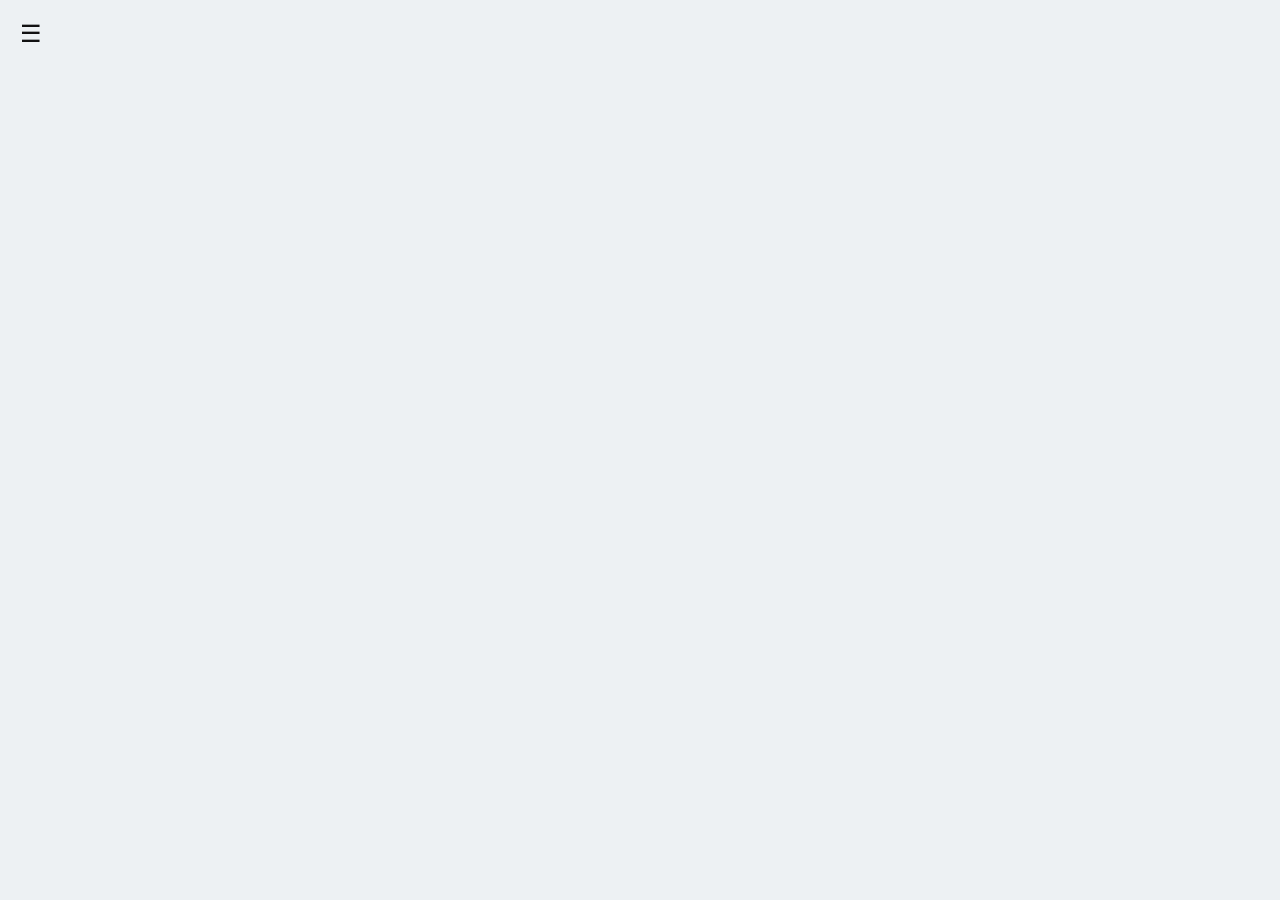
<file: sidebar.html>
<!DOCTYPE html>
<html lang="en">
<head>
    <meta charset="UTF-8">
    <meta name="viewport" content="width=device-width, initial-scale=1.0">
        <!-- Site Icons -->
        <link rel="shortcut icon" href="logo.jpg" type="image/x-icon" />
        <link rel="apple-touch-icon" href="logo.jpg">
    <title>Entrance-Master|Profile</title>
    <style>
        body {
            font-family: 'Arial', sans-serif;
            margin: 0;
            display: flex;
            align-items: center;
            height: 100vh;
            background-color: #edf1f3;
            overflow: hidden;
        }

        .hamburger {
            font-size: 24px;
            cursor: pointer;
            position: absolute;  
            top: 20px;
            left: 20px;
            z-index: 1;
            transition: left 0.3s ease;
            color: #111111;
        }

        .sidebar {
            width: 250px;
            height: 100%;
            background: #F2F3F5;
            padding: 20px;
            box-sizing: border-box;
            color: #fff;
            overflow: hidden;
            border-top-left-radius: 1rem;
            border-bottom-left-radius: 1rem;
            position: fixed;
            top: 0;
            left: -250px;
            transition: left 0.3s ease;
        }

        .sidebar a {
            text-decoration: none;
            color: #0d0e0d;
            display: block;
            padding: 10px 20px;
            transition: background-color 0.3s ease;
        }

        .sidebar a:hover {
            background-color: #0abe0a;
        }
    </style>
</head>
<body>
    <div class="hamburger">&#9776;</div>

    <div class="sidebar">
        <a href="">🏠︎Dashboard</a>
        <a href="Questionbank.html">📝Questionbank</a>
         <a href="modelexam.html">📝Model Exams</a>
        <a href="notice.html">📢 Notice</a>
        <a href="index.html">🚪Logout</a>
    </div>

    <iframe src="home.php" class="content" style="width: 100%; height: 100%; border: none;"></iframe>

    <script>
        const hamburger = document.querySelector('.hamburger');
        const sidebar = document.querySelector('.sidebar');

        let isSidebarVisible = false;

        hamburger.addEventListener('click', () => {
            if (!isSidebarVisible) {
                sidebar.style.left = '0';
                isSidebarVisible = true;
            } else {
                sidebar.style.left = '-250px';
                isSidebarVisible = false;
            }
        });
    </script>
</body>
</html>
</file>
